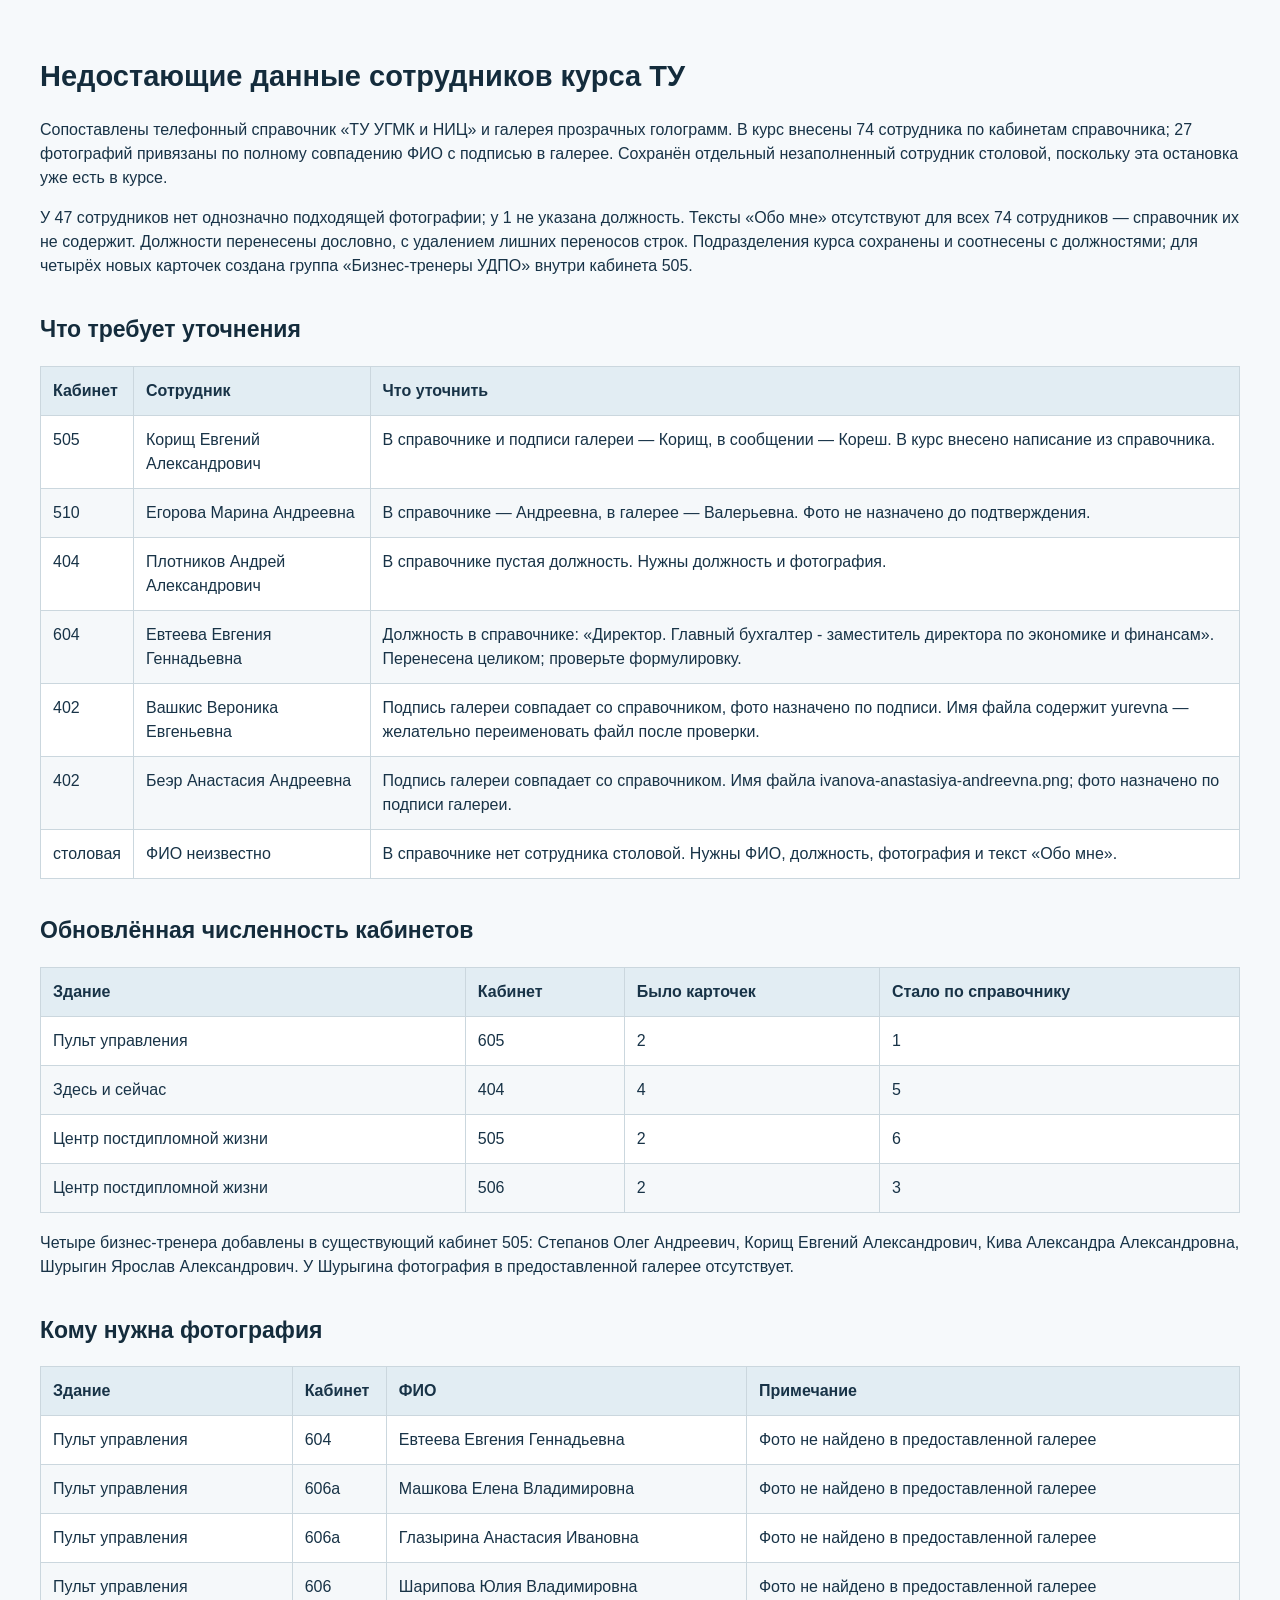
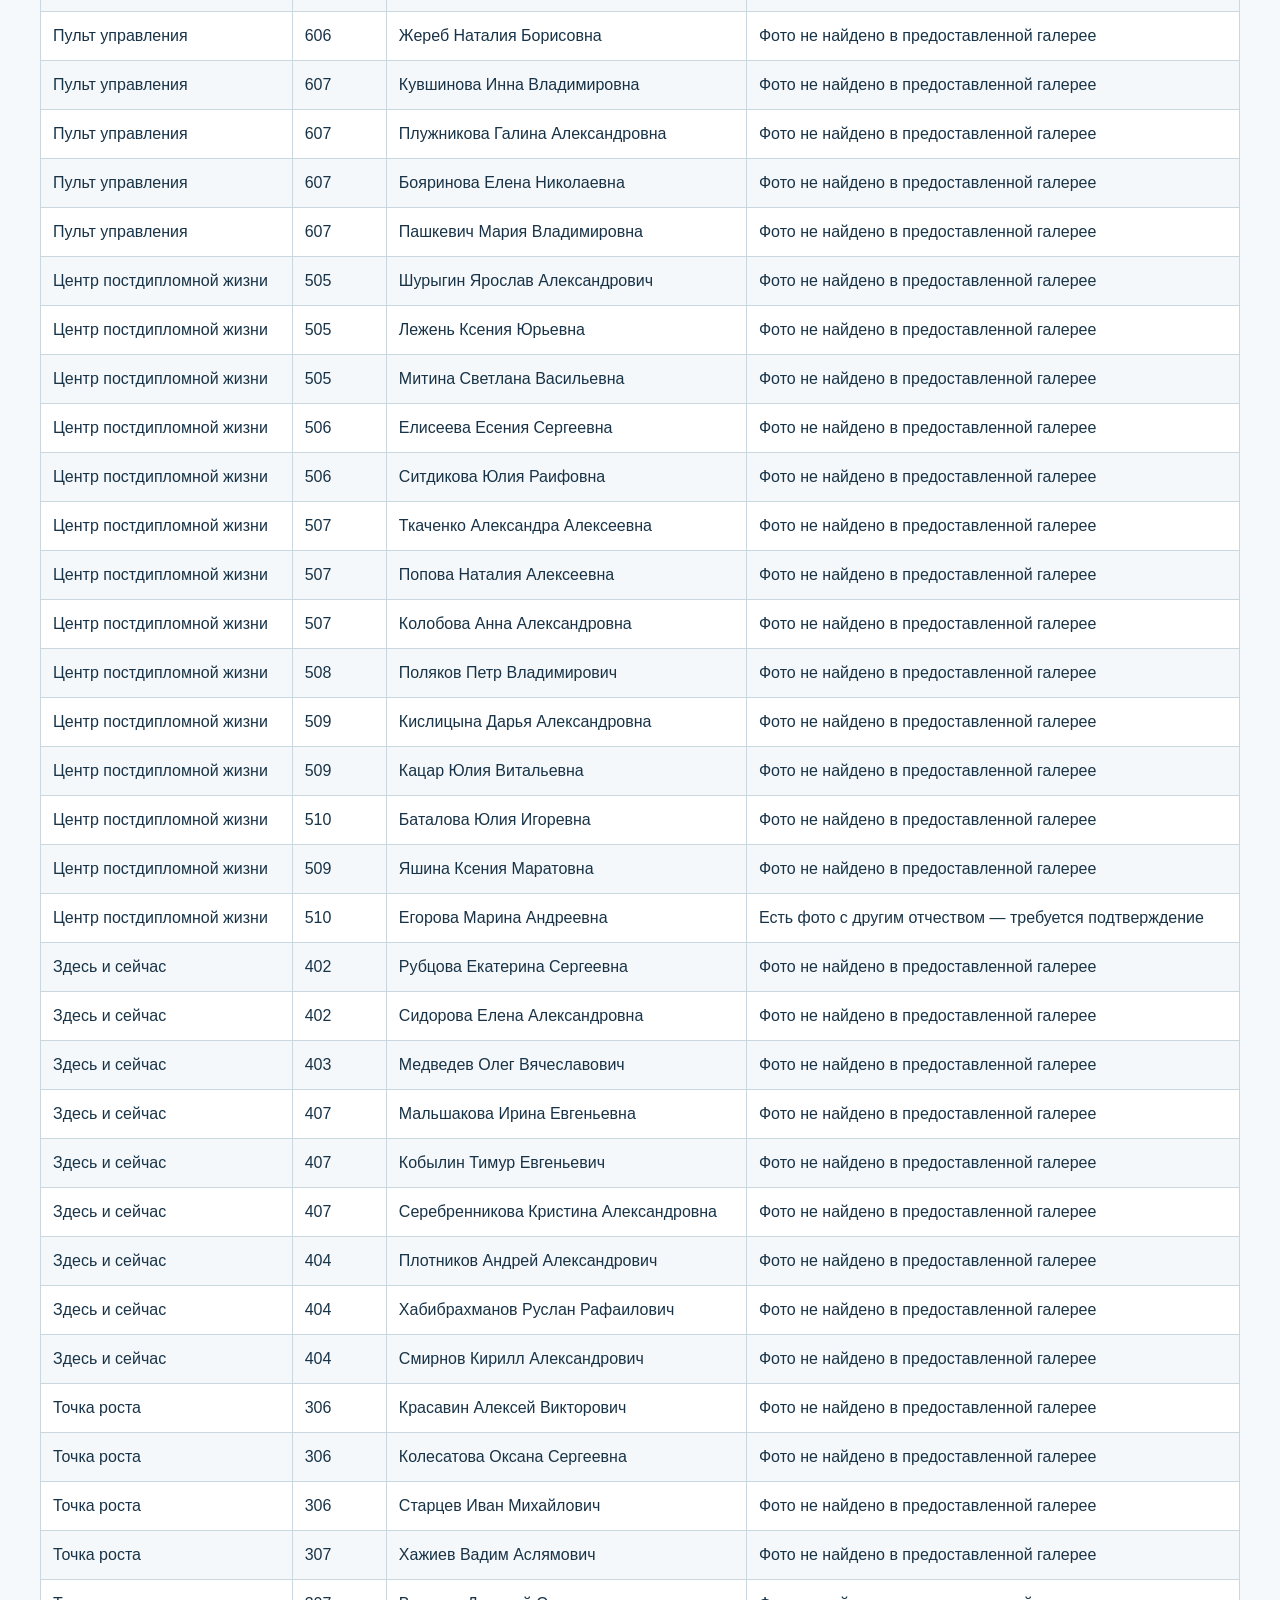
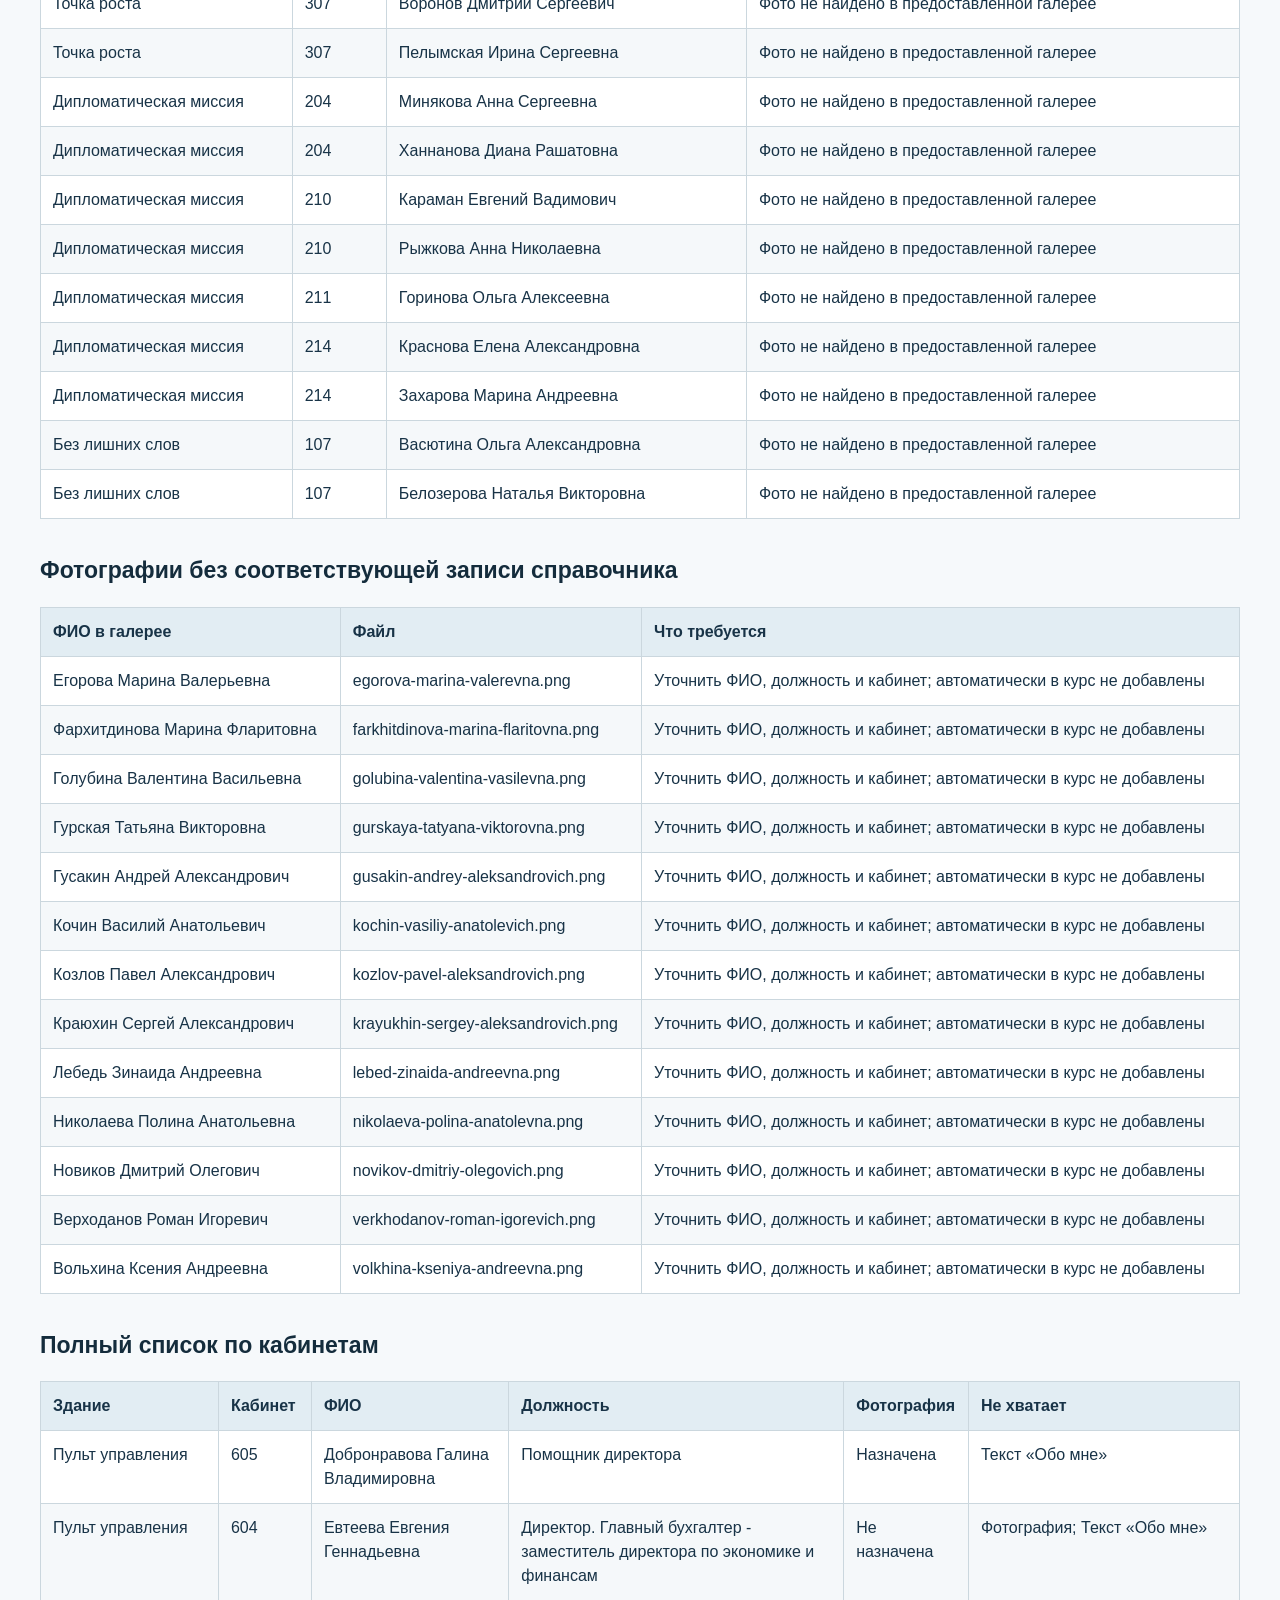
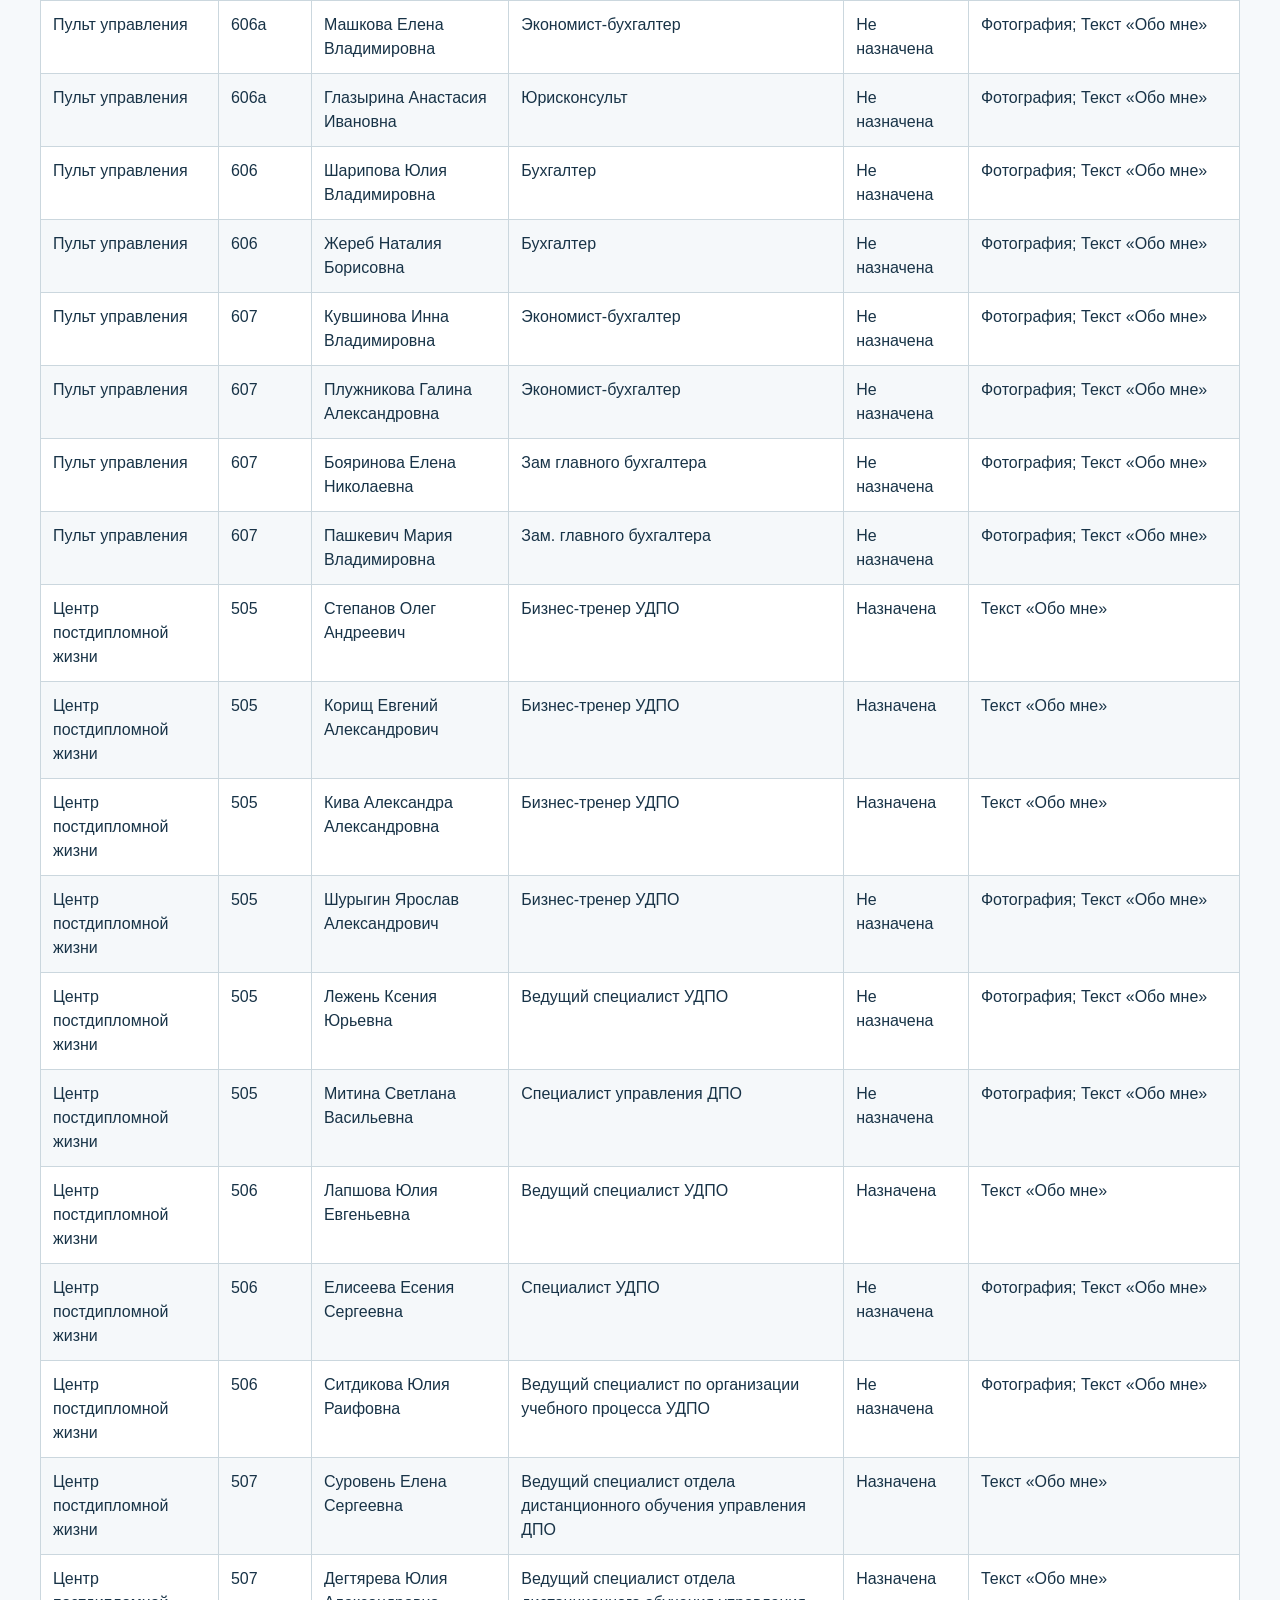
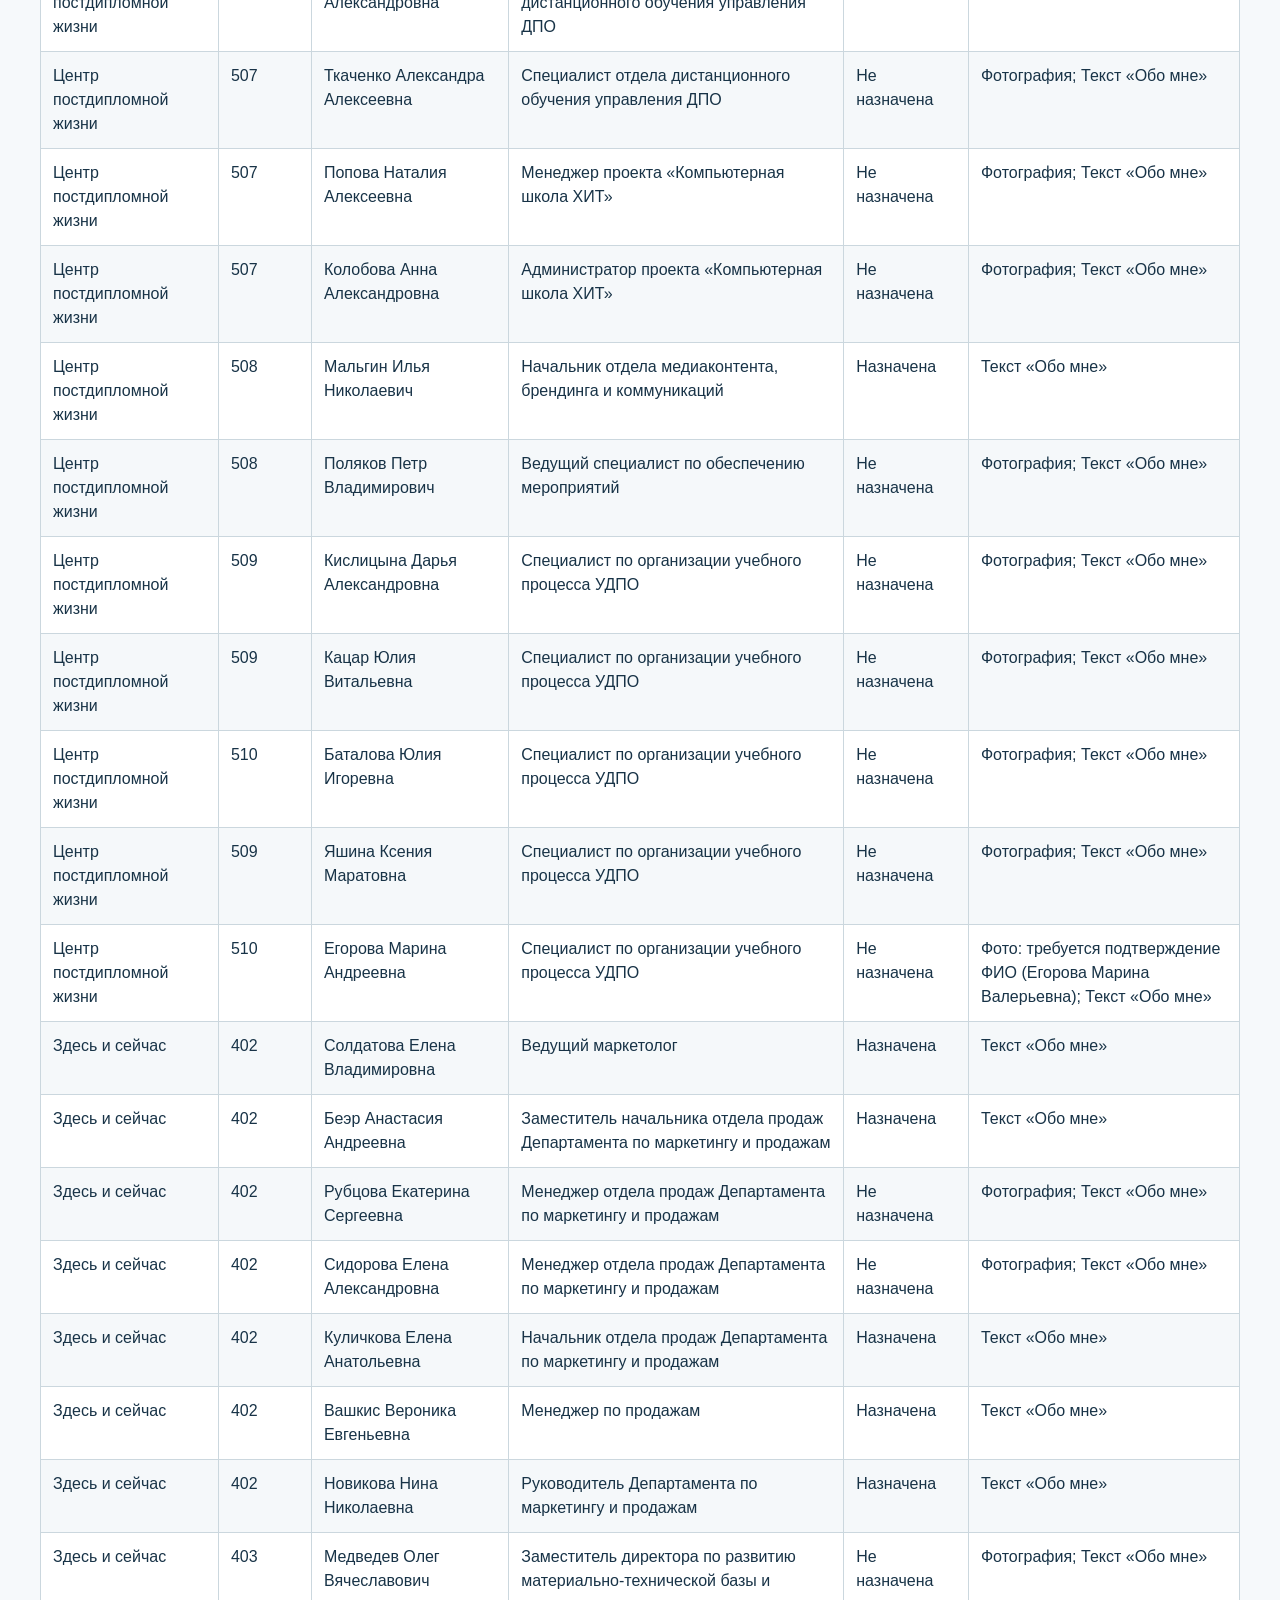
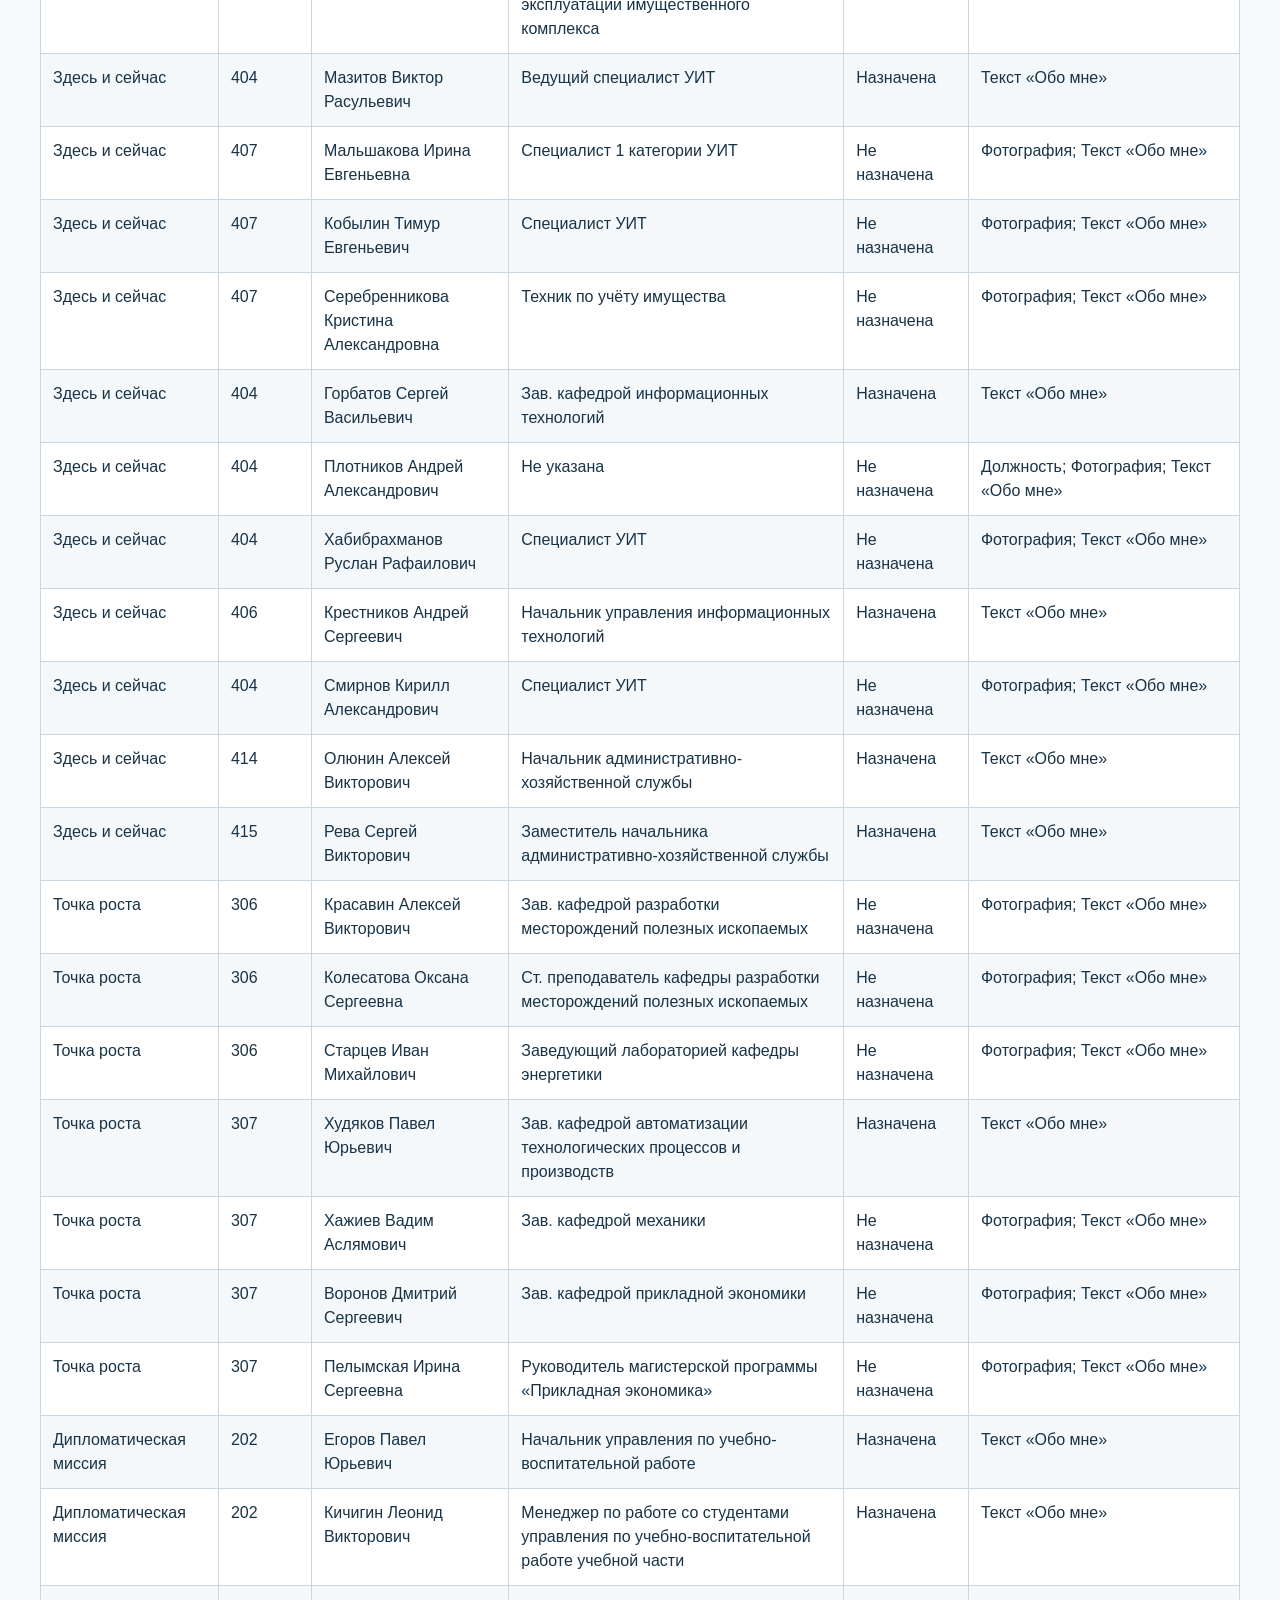
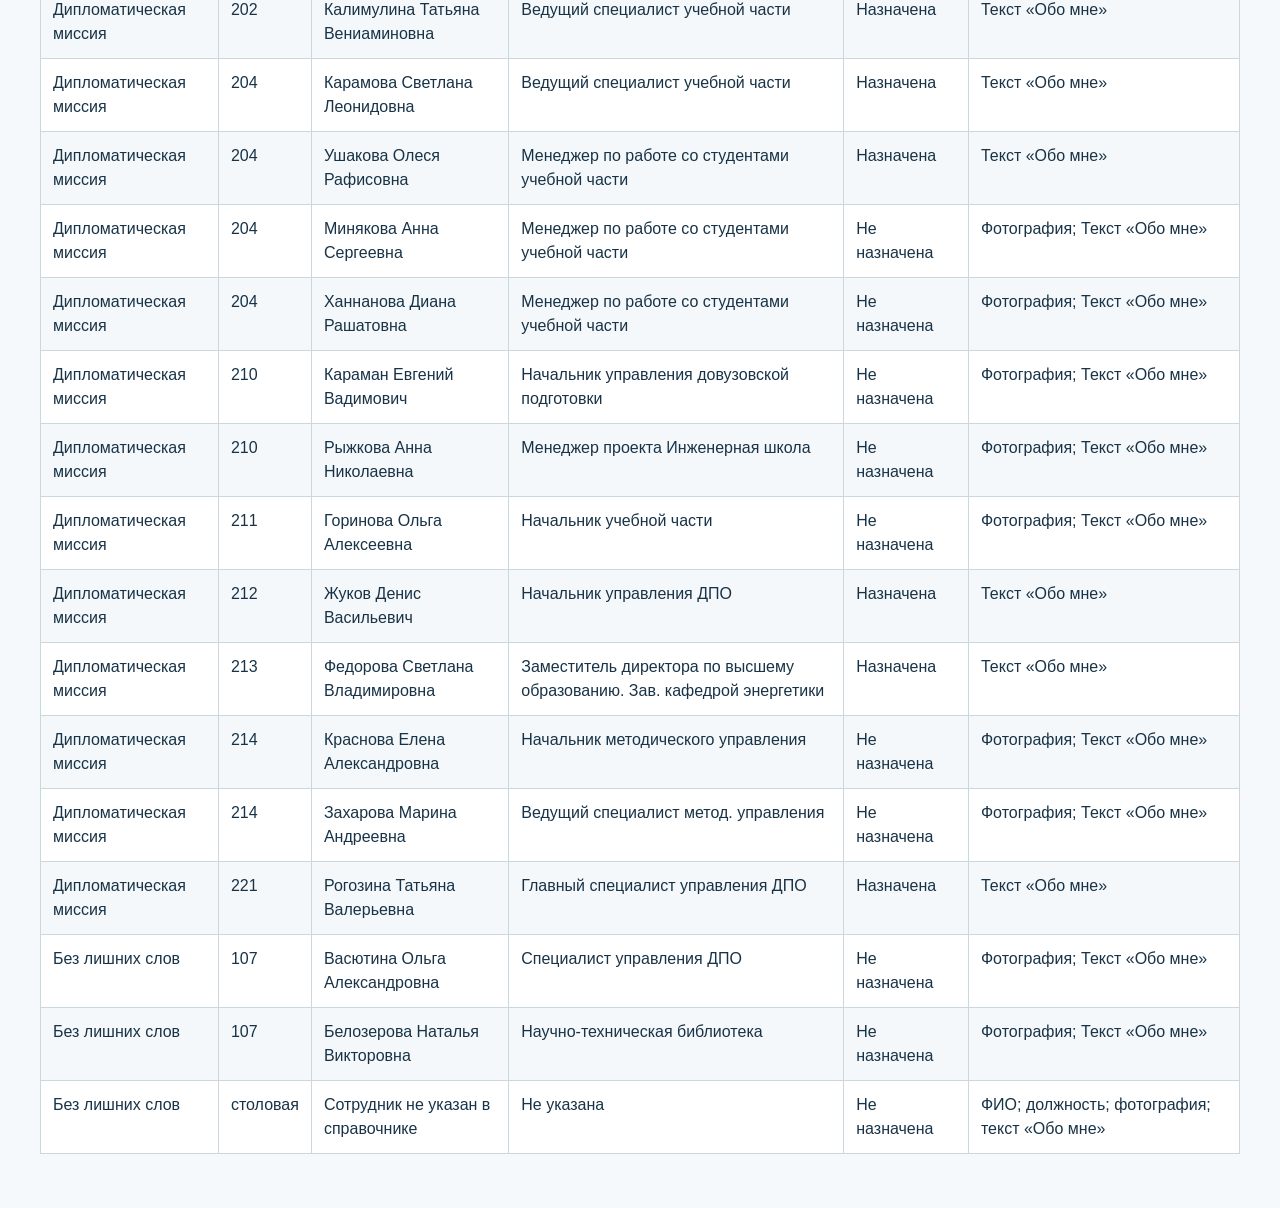
<file: Недостающие-данные-сотрудников.html>
<!doctype html><html lang="ru"><meta charset="utf-8"><title>Недостающие данные сотрудников курса ТУ</title><style>body{font:16px/1.5 Arial,sans-serif;color:#183347;background:#f6f9fb;margin:0}main{max-width:1200px;padding:36px;margin:auto}h1,h2{color:#142c3c}h1{font-size:29px}h2{margin-top:34px;font-size:23px}table{border-collapse:collapse;width:100%;background:white;margin:18px 0}th,td{padding:12px;border:1px solid #cbd7de;text-align:left;vertical-align:top}th{background:#e2edf3}tbody tr:nth-child(even){background:#f5f8fa}td:first-child{min-width:65px}@media print{body{background:white}main{padding:0}thead{display:table-header-group}tr{break-inside:avoid}}</style><main><h1>Недостающие данные сотрудников курса ТУ</h1><p>Сопоставлены телефонный справочник «ТУ УГМК и НИЦ» и галерея прозрачных голограмм. В курс внесены 74 сотрудника по кабинетам справочника; 27 фотографий привязаны по полному совпадению ФИО с подписью в галерее. Сохранён отдельный незаполненный сотрудник столовой, поскольку эта остановка уже есть в курсе.</p><p>У 47 сотрудников нет однозначно подходящей фотографии; у 1 не указана должность. Тексты «Обо мне» отсутствуют для всех 74 сотрудников — справочник их не содержит. Должности перенесены дословно, с удалением лишних переносов строк. Подразделения курса сохранены и соотнесены с должностями; для четырёх новых карточек создана группа «Бизнес-тренеры УДПО» внутри кабинета 505.</p><h2>Что требует уточнения</h2><table><thead><tr><th>Кабинет</th><th>Сотрудник</th><th>Что уточнить</th></tr></thead><tbody><tr><td>505</td><td>Корищ Евгений Александрович</td><td>В справочнике и подписи галереи — Корищ, в сообщении — Кореш. В курс внесено написание из справочника.</td></tr><tr><td>510</td><td>Егорова Марина Андреевна</td><td>В справочнике — Андреевна, в галерее — Валерьевна. Фото не назначено до подтверждения.</td></tr><tr><td>404</td><td>Плотников Андрей Александрович</td><td>В справочнике пустая должность. Нужны должность и фотография.</td></tr><tr><td>604</td><td>Евтеева Евгения Геннадьевна</td><td>Должность в справочнике: «Директор. Главный бухгалтер - заместитель директора по экономике и финансам». Перенесена целиком; проверьте формулировку.</td></tr><tr><td>402</td><td>Вашкис Вероника Евгеньевна</td><td>Подпись галереи совпадает со справочником, фото назначено по подписи. Имя файла содержит yurevna — желательно переименовать файл после проверки.</td></tr><tr><td>402</td><td>Беэр Анастасия Андреевна</td><td>Подпись галереи совпадает со справочником. Имя файла ivanova-anastasiya-andreevna.png; фото назначено по подписи галереи.</td></tr><tr><td>столовая</td><td>ФИО неизвестно</td><td>В справочнике нет сотрудника столовой. Нужны ФИО, должность, фотография и текст «Обо мне».</td></tr></tbody></table><h2>Обновлённая численность кабинетов</h2><table><thead><tr><th>Здание</th><th>Кабинет</th><th>Было карточек</th><th>Стало по справочнику</th></tr></thead><tbody><tr><td>Пульт управления</td><td>605</td><td>2</td><td>1</td></tr><tr><td>Здесь и сейчас</td><td>404</td><td>4</td><td>5</td></tr><tr><td>Центр постдипломной жизни</td><td>505</td><td>2</td><td>6</td></tr><tr><td>Центр постдипломной жизни</td><td>506</td><td>2</td><td>3</td></tr></tbody></table><p>Четыре бизнес-тренера добавлены в существующий кабинет 505: Степанов Олег Андреевич, Корищ Евгений Александрович, Кива Александра Александровна, Шурыгин Ярослав Александрович. У Шурыгина фотография в предоставленной галерее отсутствует.</p><h2>Кому нужна фотография</h2><table><thead><tr><th>Здание</th><th>Кабинет</th><th>ФИО</th><th>Примечание</th></tr></thead><tbody><tr><td>Пульт управления</td><td>604</td><td>Евтеева Евгения Геннадьевна</td><td>Фото не найдено в предоставленной галерее</td></tr><tr><td>Пульт управления</td><td>606а</td><td>Машкова Елена Владимировна</td><td>Фото не найдено в предоставленной галерее</td></tr><tr><td>Пульт управления</td><td>606а</td><td>Глазырина Анастасия Ивановна</td><td>Фото не найдено в предоставленной галерее</td></tr><tr><td>Пульт управления</td><td>606</td><td>Шарипова Юлия Владимировна</td><td>Фото не найдено в предоставленной галерее</td></tr><tr><td>Пульт управления</td><td>606</td><td>Жереб Наталия Борисовна</td><td>Фото не найдено в предоставленной галерее</td></tr><tr><td>Пульт управления</td><td>607</td><td>Кувшинова Инна Владимировна</td><td>Фото не найдено в предоставленной галерее</td></tr><tr><td>Пульт управления</td><td>607</td><td>Плужникова Галина Александровна</td><td>Фото не найдено в предоставленной галерее</td></tr><tr><td>Пульт управления</td><td>607</td><td>Бояринова Елена Николаевна</td><td>Фото не найдено в предоставленной галерее</td></tr><tr><td>Пульт управления</td><td>607</td><td>Пашкевич Мария Владимировна</td><td>Фото не найдено в предоставленной галерее</td></tr><tr><td>Центр постдипломной жизни</td><td>505</td><td>Шурыгин Ярослав Александрович</td><td>Фото не найдено в предоставленной галерее</td></tr><tr><td>Центр постдипломной жизни</td><td>505</td><td>Лежень Ксения Юрьевна</td><td>Фото не найдено в предоставленной галерее</td></tr><tr><td>Центр постдипломной жизни</td><td>505</td><td>Митина Светлана Васильевна</td><td>Фото не найдено в предоставленной галерее</td></tr><tr><td>Центр постдипломной жизни</td><td>506</td><td>Елисеева Есения Сергеевна</td><td>Фото не найдено в предоставленной галерее</td></tr><tr><td>Центр постдипломной жизни</td><td>506</td><td>Ситдикова Юлия Раифовна</td><td>Фото не найдено в предоставленной галерее</td></tr><tr><td>Центр постдипломной жизни</td><td>507</td><td>Ткаченко Александра Алексеевна</td><td>Фото не найдено в предоставленной галерее</td></tr><tr><td>Центр постдипломной жизни</td><td>507</td><td>Попова Наталия Алексеевна</td><td>Фото не найдено в предоставленной галерее</td></tr><tr><td>Центр постдипломной жизни</td><td>507</td><td>Колобова Анна Александровна</td><td>Фото не найдено в предоставленной галерее</td></tr><tr><td>Центр постдипломной жизни</td><td>508</td><td>Поляков Петр Владимирович</td><td>Фото не найдено в предоставленной галерее</td></tr><tr><td>Центр постдипломной жизни</td><td>509</td><td>Кислицына Дарья Александровна</td><td>Фото не найдено в предоставленной галерее</td></tr><tr><td>Центр постдипломной жизни</td><td>509</td><td>Кацар Юлия Витальевна</td><td>Фото не найдено в предоставленной галерее</td></tr><tr><td>Центр постдипломной жизни</td><td>510</td><td>Баталова Юлия Игоревна</td><td>Фото не найдено в предоставленной галерее</td></tr><tr><td>Центр постдипломной жизни</td><td>509</td><td>Яшина Ксения Маратовна</td><td>Фото не найдено в предоставленной галерее</td></tr><tr><td>Центр постдипломной жизни</td><td>510</td><td>Егорова Марина Андреевна</td><td>Есть фото с другим отчеством — требуется подтверждение</td></tr><tr><td>Здесь и сейчас</td><td>402</td><td>Рубцова Екатерина Сергеевна</td><td>Фото не найдено в предоставленной галерее</td></tr><tr><td>Здесь и сейчас</td><td>402</td><td>Сидорова Елена Александровна</td><td>Фото не найдено в предоставленной галерее</td></tr><tr><td>Здесь и сейчас</td><td>403</td><td>Медведев Олег Вячеславович</td><td>Фото не найдено в предоставленной галерее</td></tr><tr><td>Здесь и сейчас</td><td>407</td><td>Мальшакова Ирина Евгеньевна</td><td>Фото не найдено в предоставленной галерее</td></tr><tr><td>Здесь и сейчас</td><td>407</td><td>Кобылин Тимур Евгеньевич</td><td>Фото не найдено в предоставленной галерее</td></tr><tr><td>Здесь и сейчас</td><td>407</td><td>Серебренникова Кристина Александровна</td><td>Фото не найдено в предоставленной галерее</td></tr><tr><td>Здесь и сейчас</td><td>404</td><td>Плотников Андрей Александрович</td><td>Фото не найдено в предоставленной галерее</td></tr><tr><td>Здесь и сейчас</td><td>404</td><td>Хабибрахманов Руслан Рафаилович</td><td>Фото не найдено в предоставленной галерее</td></tr><tr><td>Здесь и сейчас</td><td>404</td><td>Смирнов Кирилл Александрович</td><td>Фото не найдено в предоставленной галерее</td></tr><tr><td>Точка роста</td><td>306</td><td>Красавин Алексей Викторович</td><td>Фото не найдено в предоставленной галерее</td></tr><tr><td>Точка роста</td><td>306</td><td>Колесатова Оксана Сергеевна</td><td>Фото не найдено в предоставленной галерее</td></tr><tr><td>Точка роста</td><td>306</td><td>Старцев Иван Михайлович</td><td>Фото не найдено в предоставленной галерее</td></tr><tr><td>Точка роста</td><td>307</td><td>Хажиев Вадим Аслямович</td><td>Фото не найдено в предоставленной галерее</td></tr><tr><td>Точка роста</td><td>307</td><td>Воронов Дмитрий Сергеевич</td><td>Фото не найдено в предоставленной галерее</td></tr><tr><td>Точка роста</td><td>307</td><td>Пелымская Ирина Сергеевна</td><td>Фото не найдено в предоставленной галерее</td></tr><tr><td>Дипломатическая миссия</td><td>204</td><td>Минякова Анна Сергеевна</td><td>Фото не найдено в предоставленной галерее</td></tr><tr><td>Дипломатическая миссия</td><td>204</td><td>Ханнанова Диана Рашатовна</td><td>Фото не найдено в предоставленной галерее</td></tr><tr><td>Дипломатическая миссия</td><td>210</td><td>Караман Евгений Вадимович</td><td>Фото не найдено в предоставленной галерее</td></tr><tr><td>Дипломатическая миссия</td><td>210</td><td>Рыжкова Анна Николаевна</td><td>Фото не найдено в предоставленной галерее</td></tr><tr><td>Дипломатическая миссия</td><td>211</td><td>Горинова Ольга Алексеевна</td><td>Фото не найдено в предоставленной галерее</td></tr><tr><td>Дипломатическая миссия</td><td>214</td><td>Краснова Елена Александровна</td><td>Фото не найдено в предоставленной галерее</td></tr><tr><td>Дипломатическая миссия</td><td>214</td><td>Захарова Марина Андреевна</td><td>Фото не найдено в предоставленной галерее</td></tr><tr><td>Без лишних слов</td><td>107</td><td>Васютина Ольга Александровна</td><td>Фото не найдено в предоставленной галерее</td></tr><tr><td>Без лишних слов</td><td>107</td><td>Белозерова Наталья Викторовна</td><td>Фото не найдено в предоставленной галерее</td></tr></tbody></table><h2>Фотографии без соответствующей записи справочника</h2><table><thead><tr><th>ФИО в галерее</th><th>Файл</th><th>Что требуется</th></tr></thead><tbody><tr><td>Егорова Марина Валерьевна</td><td>egorova-marina-valerevna.png</td><td>Уточнить ФИО, должность и кабинет; автоматически в курс не добавлены</td></tr><tr><td>Фархитдинова Марина Фларитовна</td><td>farkhitdinova-marina-flaritovna.png</td><td>Уточнить ФИО, должность и кабинет; автоматически в курс не добавлены</td></tr><tr><td>Голубина Валентина Васильевна</td><td>golubina-valentina-vasilevna.png</td><td>Уточнить ФИО, должность и кабинет; автоматически в курс не добавлены</td></tr><tr><td>Гурская Татьяна Викторовна</td><td>gurskaya-tatyana-viktorovna.png</td><td>Уточнить ФИО, должность и кабинет; автоматически в курс не добавлены</td></tr><tr><td>Гусакин Андрей Александрович</td><td>gusakin-andrey-aleksandrovich.png</td><td>Уточнить ФИО, должность и кабинет; автоматически в курс не добавлены</td></tr><tr><td>Кочин Василий Анатольевич</td><td>kochin-vasiliy-anatolevich.png</td><td>Уточнить ФИО, должность и кабинет; автоматически в курс не добавлены</td></tr><tr><td>Козлов Павел Александрович</td><td>kozlov-pavel-aleksandrovich.png</td><td>Уточнить ФИО, должность и кабинет; автоматически в курс не добавлены</td></tr><tr><td>Краюхин Сергей Александрович</td><td>krayukhin-sergey-aleksandrovich.png</td><td>Уточнить ФИО, должность и кабинет; автоматически в курс не добавлены</td></tr><tr><td>Лебедь Зинаида Андреевна</td><td>lebed-zinaida-andreevna.png</td><td>Уточнить ФИО, должность и кабинет; автоматически в курс не добавлены</td></tr><tr><td>Николаева Полина Анатольевна</td><td>nikolaeva-polina-anatolevna.png</td><td>Уточнить ФИО, должность и кабинет; автоматически в курс не добавлены</td></tr><tr><td>Новиков Дмитрий Олегович</td><td>novikov-dmitriy-olegovich.png</td><td>Уточнить ФИО, должность и кабинет; автоматически в курс не добавлены</td></tr><tr><td>Верходанов Роман Игоревич</td><td>verkhodanov-roman-igorevich.png</td><td>Уточнить ФИО, должность и кабинет; автоматически в курс не добавлены</td></tr><tr><td>Вольхина Ксения Андреевна</td><td>volkhina-kseniya-andreevna.png</td><td>Уточнить ФИО, должность и кабинет; автоматически в курс не добавлены</td></tr></tbody></table><h2>Полный список по кабинетам</h2><table><thead><tr><th>Здание</th><th>Кабинет</th><th>ФИО</th><th>Должность</th><th>Фотография</th><th>Не хватает</th></tr></thead><tbody><tr><td>Пульт управления</td><td>605</td><td>Добронравова Галина Владимировна</td><td>Помощник директора</td><td>Назначена</td><td>Текст «Обо мне»</td></tr><tr><td>Пульт управления</td><td>604</td><td>Евтеева Евгения Геннадьевна</td><td>Директор. Главный бухгалтер - заместитель директора по экономике и финансам</td><td>Не назначена</td><td>Фотография; Текст «Обо мне»</td></tr><tr><td>Пульт управления</td><td>606а</td><td>Машкова Елена Владимировна</td><td>Экономист-бухгалтер</td><td>Не назначена</td><td>Фотография; Текст «Обо мне»</td></tr><tr><td>Пульт управления</td><td>606а</td><td>Глазырина Анастасия Ивановна</td><td>Юрисконсульт</td><td>Не назначена</td><td>Фотография; Текст «Обо мне»</td></tr><tr><td>Пульт управления</td><td>606</td><td>Шарипова Юлия Владимировна</td><td>Бухгалтер</td><td>Не назначена</td><td>Фотография; Текст «Обо мне»</td></tr><tr><td>Пульт управления</td><td>606</td><td>Жереб Наталия Борисовна</td><td>Бухгалтер</td><td>Не назначена</td><td>Фотография; Текст «Обо мне»</td></tr><tr><td>Пульт управления</td><td>607</td><td>Кувшинова Инна Владимировна</td><td>Экономист-бухгалтер</td><td>Не назначена</td><td>Фотография; Текст «Обо мне»</td></tr><tr><td>Пульт управления</td><td>607</td><td>Плужникова Галина Александровна</td><td>Экономист-бухгалтер</td><td>Не назначена</td><td>Фотография; Текст «Обо мне»</td></tr><tr><td>Пульт управления</td><td>607</td><td>Бояринова Елена Николаевна</td><td>Зам главного бухгалтера</td><td>Не назначена</td><td>Фотография; Текст «Обо мне»</td></tr><tr><td>Пульт управления</td><td>607</td><td>Пашкевич Мария Владимировна</td><td>Зам. главного бухгалтера</td><td>Не назначена</td><td>Фотография; Текст «Обо мне»</td></tr><tr><td>Центр постдипломной жизни</td><td>505</td><td>Степанов Олег Андреевич</td><td>Бизнес-тренер УДПО</td><td>Назначена</td><td>Текст «Обо мне»</td></tr><tr><td>Центр постдипломной жизни</td><td>505</td><td>Корищ Евгений Александрович</td><td>Бизнес-тренер УДПО</td><td>Назначена</td><td>Текст «Обо мне»</td></tr><tr><td>Центр постдипломной жизни</td><td>505</td><td>Кива Александра Александровна</td><td>Бизнес-тренер УДПО</td><td>Назначена</td><td>Текст «Обо мне»</td></tr><tr><td>Центр постдипломной жизни</td><td>505</td><td>Шурыгин Ярослав Александрович</td><td>Бизнес-тренер УДПО</td><td>Не назначена</td><td>Фотография; Текст «Обо мне»</td></tr><tr><td>Центр постдипломной жизни</td><td>505</td><td>Лежень Ксения Юрьевна</td><td>Ведущий специалист УДПО</td><td>Не назначена</td><td>Фотография; Текст «Обо мне»</td></tr><tr><td>Центр постдипломной жизни</td><td>505</td><td>Митина Светлана Васильевна</td><td>Специалист управления ДПО</td><td>Не назначена</td><td>Фотография; Текст «Обо мне»</td></tr><tr><td>Центр постдипломной жизни</td><td>506</td><td>Лапшова Юлия Евгеньевна</td><td>Ведущий специалист УДПО</td><td>Назначена</td><td>Текст «Обо мне»</td></tr><tr><td>Центр постдипломной жизни</td><td>506</td><td>Елисеева Есения Сергеевна</td><td>Специалист УДПО</td><td>Не назначена</td><td>Фотография; Текст «Обо мне»</td></tr><tr><td>Центр постдипломной жизни</td><td>506</td><td>Ситдикова Юлия Раифовна</td><td>Ведущий специалист по организации учебного процесса УДПО</td><td>Не назначена</td><td>Фотография; Текст «Обо мне»</td></tr><tr><td>Центр постдипломной жизни</td><td>507</td><td>Суровень Елена Сергеевна</td><td>Ведущий специалист отдела дистанционного обучения управления ДПО</td><td>Назначена</td><td>Текст «Обо мне»</td></tr><tr><td>Центр постдипломной жизни</td><td>507</td><td>Дегтярева Юлия Александровна</td><td>Ведущий специалист отдела дистанционного обучения управления ДПО</td><td>Назначена</td><td>Текст «Обо мне»</td></tr><tr><td>Центр постдипломной жизни</td><td>507</td><td>Ткаченко Александра Алексеевна</td><td>Специалист отдела дистанционного обучения управления ДПО</td><td>Не назначена</td><td>Фотография; Текст «Обо мне»</td></tr><tr><td>Центр постдипломной жизни</td><td>507</td><td>Попова Наталия Алексеевна</td><td>Менеджер проекта «Компьютерная школа ХИТ»</td><td>Не назначена</td><td>Фотография; Текст «Обо мне»</td></tr><tr><td>Центр постдипломной жизни</td><td>507</td><td>Колобова Анна Александровна</td><td>Администратор проекта «Компьютерная школа ХИТ»</td><td>Не назначена</td><td>Фотография; Текст «Обо мне»</td></tr><tr><td>Центр постдипломной жизни</td><td>508</td><td>Мальгин Илья Николаевич</td><td>Начальник отдела медиаконтента, брендинга и коммуникаций</td><td>Назначена</td><td>Текст «Обо мне»</td></tr><tr><td>Центр постдипломной жизни</td><td>508</td><td>Поляков Петр Владимирович</td><td>Ведущий специалист по обеспечению мероприятий</td><td>Не назначена</td><td>Фотография; Текст «Обо мне»</td></tr><tr><td>Центр постдипломной жизни</td><td>509</td><td>Кислицына Дарья Александровна</td><td>Специалист по организации учебного процесса УДПО</td><td>Не назначена</td><td>Фотография; Текст «Обо мне»</td></tr><tr><td>Центр постдипломной жизни</td><td>509</td><td>Кацар Юлия Витальевна</td><td>Специалист по организации учебного процесса УДПО</td><td>Не назначена</td><td>Фотография; Текст «Обо мне»</td></tr><tr><td>Центр постдипломной жизни</td><td>510</td><td>Баталова Юлия Игоревна</td><td>Специалист по организации учебного процесса УДПО</td><td>Не назначена</td><td>Фотография; Текст «Обо мне»</td></tr><tr><td>Центр постдипломной жизни</td><td>509</td><td>Яшина Ксения Маратовна</td><td>Специалист по организации учебного процесса УДПО</td><td>Не назначена</td><td>Фотография; Текст «Обо мне»</td></tr><tr><td>Центр постдипломной жизни</td><td>510</td><td>Егорова Марина Андреевна</td><td>Специалист по организации учебного процесса УДПО</td><td>Не назначена</td><td>Фото: требуется подтверждение ФИО (Егорова Марина Валерьевна); Текст «Обо мне»</td></tr><tr><td>Здесь и сейчас</td><td>402</td><td>Солдатова Елена Владимировна</td><td>Ведущий маркетолог</td><td>Назначена</td><td>Текст «Обо мне»</td></tr><tr><td>Здесь и сейчас</td><td>402</td><td>Беэр Анастасия Андреевна</td><td>Заместитель начальника отдела продаж Департамента по маркетингу и продажам</td><td>Назначена</td><td>Текст «Обо мне»</td></tr><tr><td>Здесь и сейчас</td><td>402</td><td>Рубцова Екатерина Сергеевна</td><td>Менеджер отдела продаж Департамента по маркетингу и продажам</td><td>Не назначена</td><td>Фотография; Текст «Обо мне»</td></tr><tr><td>Здесь и сейчас</td><td>402</td><td>Сидорова Елена Александровна</td><td>Менеджер отдела продаж Департамента по маркетингу и продажам</td><td>Не назначена</td><td>Фотография; Текст «Обо мне»</td></tr><tr><td>Здесь и сейчас</td><td>402</td><td>Куличкова Елена Анатольевна</td><td>Начальник отдела продаж Департамента по маркетингу и продажам</td><td>Назначена</td><td>Текст «Обо мне»</td></tr><tr><td>Здесь и сейчас</td><td>402</td><td>Вашкис Вероника Евгеньевна</td><td>Менеджер по продажам</td><td>Назначена</td><td>Текст «Обо мне»</td></tr><tr><td>Здесь и сейчас</td><td>402</td><td>Новикова Нина Николаевна</td><td>Руководитель Департамента по маркетингу и продажам</td><td>Назначена</td><td>Текст «Обо мне»</td></tr><tr><td>Здесь и сейчас</td><td>403</td><td>Медведев Олег Вячеславович</td><td>Заместитель директора по развитию материально-технической базы и эксплуатации имущественного комплекса</td><td>Не назначена</td><td>Фотография; Текст «Обо мне»</td></tr><tr><td>Здесь и сейчас</td><td>404</td><td>Мазитов Виктор Расульевич</td><td>Ведущий специалист УИТ</td><td>Назначена</td><td>Текст «Обо мне»</td></tr><tr><td>Здесь и сейчас</td><td>407</td><td>Мальшакова Ирина Евгеньевна</td><td>Специалист 1 категории УИТ</td><td>Не назначена</td><td>Фотография; Текст «Обо мне»</td></tr><tr><td>Здесь и сейчас</td><td>407</td><td>Кобылин Тимур Евгеньевич</td><td>Специалист УИТ</td><td>Не назначена</td><td>Фотография; Текст «Обо мне»</td></tr><tr><td>Здесь и сейчас</td><td>407</td><td>Серебренникова Кристина Александровна</td><td>Техник по учёту имущества</td><td>Не назначена</td><td>Фотография; Текст «Обо мне»</td></tr><tr><td>Здесь и сейчас</td><td>404</td><td>Горбатов Сергей Васильевич</td><td>Зав. кафедрой информационных технологий</td><td>Назначена</td><td>Текст «Обо мне»</td></tr><tr><td>Здесь и сейчас</td><td>404</td><td>Плотников Андрей Александрович</td><td>Не указана</td><td>Не назначена</td><td>Должность; Фотография; Текст «Обо мне»</td></tr><tr><td>Здесь и сейчас</td><td>404</td><td>Хабибрахманов Руслан Рафаилович</td><td>Специалист УИТ</td><td>Не назначена</td><td>Фотография; Текст «Обо мне»</td></tr><tr><td>Здесь и сейчас</td><td>406</td><td>Крестников Андрей Сергеевич</td><td>Начальник управления информационных технологий</td><td>Назначена</td><td>Текст «Обо мне»</td></tr><tr><td>Здесь и сейчас</td><td>404</td><td>Смирнов Кирилл Александрович</td><td>Специалист УИТ</td><td>Не назначена</td><td>Фотография; Текст «Обо мне»</td></tr><tr><td>Здесь и сейчас</td><td>414</td><td>Олюнин Алексей Викторович</td><td>Начальник административно-хозяйственной службы</td><td>Назначена</td><td>Текст «Обо мне»</td></tr><tr><td>Здесь и сейчас</td><td>415</td><td>Рева Сергей Викторович</td><td>Заместитель начальника административно-хозяйственной службы</td><td>Назначена</td><td>Текст «Обо мне»</td></tr><tr><td>Точка роста</td><td>306</td><td>Красавин Алексей Викторович</td><td>Зав. кафедрой разработки месторождений полезных ископаемых</td><td>Не назначена</td><td>Фотография; Текст «Обо мне»</td></tr><tr><td>Точка роста</td><td>306</td><td>Колесатова Оксана Сергеевна</td><td>Ст. преподаватель кафедры разработки месторождений полезных ископаемых</td><td>Не назначена</td><td>Фотография; Текст «Обо мне»</td></tr><tr><td>Точка роста</td><td>306</td><td>Старцев Иван Михайлович</td><td>Заведующий лабораторией кафедры энергетики</td><td>Не назначена</td><td>Фотография; Текст «Обо мне»</td></tr><tr><td>Точка роста</td><td>307</td><td>Худяков Павел Юрьевич</td><td>Зав. кафедрой автоматизации технологических процессов и производств</td><td>Назначена</td><td>Текст «Обо мне»</td></tr><tr><td>Точка роста</td><td>307</td><td>Хажиев Вадим Аслямович</td><td>Зав. кафедрой механики</td><td>Не назначена</td><td>Фотография; Текст «Обо мне»</td></tr><tr><td>Точка роста</td><td>307</td><td>Воронов Дмитрий Сергеевич</td><td>Зав. кафедрой прикладной экономики</td><td>Не назначена</td><td>Фотография; Текст «Обо мне»</td></tr><tr><td>Точка роста</td><td>307</td><td>Пелымская Ирина Сергеевна</td><td>Руководитель магистерской программы «Прикладная экономика»</td><td>Не назначена</td><td>Фотография; Текст «Обо мне»</td></tr><tr><td>Дипломатическая миссия</td><td>202</td><td>Егоров Павел Юрьевич</td><td>Начальник управления по учебно-воспитательной работе</td><td>Назначена</td><td>Текст «Обо мне»</td></tr><tr><td>Дипломатическая миссия</td><td>202</td><td>Кичигин Леонид Викторович</td><td>Менеджер по работе со студентами управления по учебно-воспитательной работе учебной части</td><td>Назначена</td><td>Текст «Обо мне»</td></tr><tr><td>Дипломатическая миссия</td><td>202</td><td>Калимулина Татьяна Вениаминовна</td><td>Ведущий специалист учебной части</td><td>Назначена</td><td>Текст «Обо мне»</td></tr><tr><td>Дипломатическая миссия</td><td>204</td><td>Карамова Светлана Леонидовна</td><td>Ведущий специалист учебной части</td><td>Назначена</td><td>Текст «Обо мне»</td></tr><tr><td>Дипломатическая миссия</td><td>204</td><td>Ушакова Олеся Рафисовна</td><td>Менеджер по работе со студентами учебной части</td><td>Назначена</td><td>Текст «Обо мне»</td></tr><tr><td>Дипломатическая миссия</td><td>204</td><td>Минякова Анна Сергеевна</td><td>Менеджер по работе со студентами учебной части</td><td>Не назначена</td><td>Фотография; Текст «Обо мне»</td></tr><tr><td>Дипломатическая миссия</td><td>204</td><td>Ханнанова Диана Рашатовна</td><td>Менеджер по работе со студентами учебной части</td><td>Не назначена</td><td>Фотография; Текст «Обо мне»</td></tr><tr><td>Дипломатическая миссия</td><td>210</td><td>Караман Евгений Вадимович</td><td>Начальник управления довузовской подготовки</td><td>Не назначена</td><td>Фотография; Текст «Обо мне»</td></tr><tr><td>Дипломатическая миссия</td><td>210</td><td>Рыжкова Анна Николаевна</td><td>Менеджер проекта Инженерная школа</td><td>Не назначена</td><td>Фотография; Текст «Обо мне»</td></tr><tr><td>Дипломатическая миссия</td><td>211</td><td>Горинова Ольга Алексеевна</td><td>Начальник учебной части</td><td>Не назначена</td><td>Фотография; Текст «Обо мне»</td></tr><tr><td>Дипломатическая миссия</td><td>212</td><td>Жуков Денис Васильевич</td><td>Начальник управления ДПО</td><td>Назначена</td><td>Текст «Обо мне»</td></tr><tr><td>Дипломатическая миссия</td><td>213</td><td>Федорова Светлана Владимировна</td><td>Заместитель директора по высшему образованию. Зав. кафедрой энергетики</td><td>Назначена</td><td>Текст «Обо мне»</td></tr><tr><td>Дипломатическая миссия</td><td>214</td><td>Краснова Елена Александровна</td><td>Начальник методического управления</td><td>Не назначена</td><td>Фотография; Текст «Обо мне»</td></tr><tr><td>Дипломатическая миссия</td><td>214</td><td>Захарова Марина Андреевна</td><td>Ведущий специалист метод. управления</td><td>Не назначена</td><td>Фотография; Текст «Обо мне»</td></tr><tr><td>Дипломатическая миссия</td><td>221</td><td>Рогозина Татьяна Валерьевна</td><td>Главный специалист управления ДПО</td><td>Назначена</td><td>Текст «Обо мне»</td></tr><tr><td>Без лишних слов</td><td>107</td><td>Васютина Ольга Александровна</td><td>Специалист управления ДПО</td><td>Не назначена</td><td>Фотография; Текст «Обо мне»</td></tr><tr><td>Без лишних слов</td><td>107</td><td>Белозерова Наталья Викторовна</td><td>Научно-техническая библиотека</td><td>Не назначена</td><td>Фотография; Текст «Обо мне»</td></tr><tr><td>Без лишних слов</td><td>столовая</td><td>Сотрудник не указан в справочнике</td><td>Не указана</td><td>Не назначена</td><td>ФИО; должность; фотография; текст «Обо мне»</td></tr></tbody></table></main></html>
</file>
